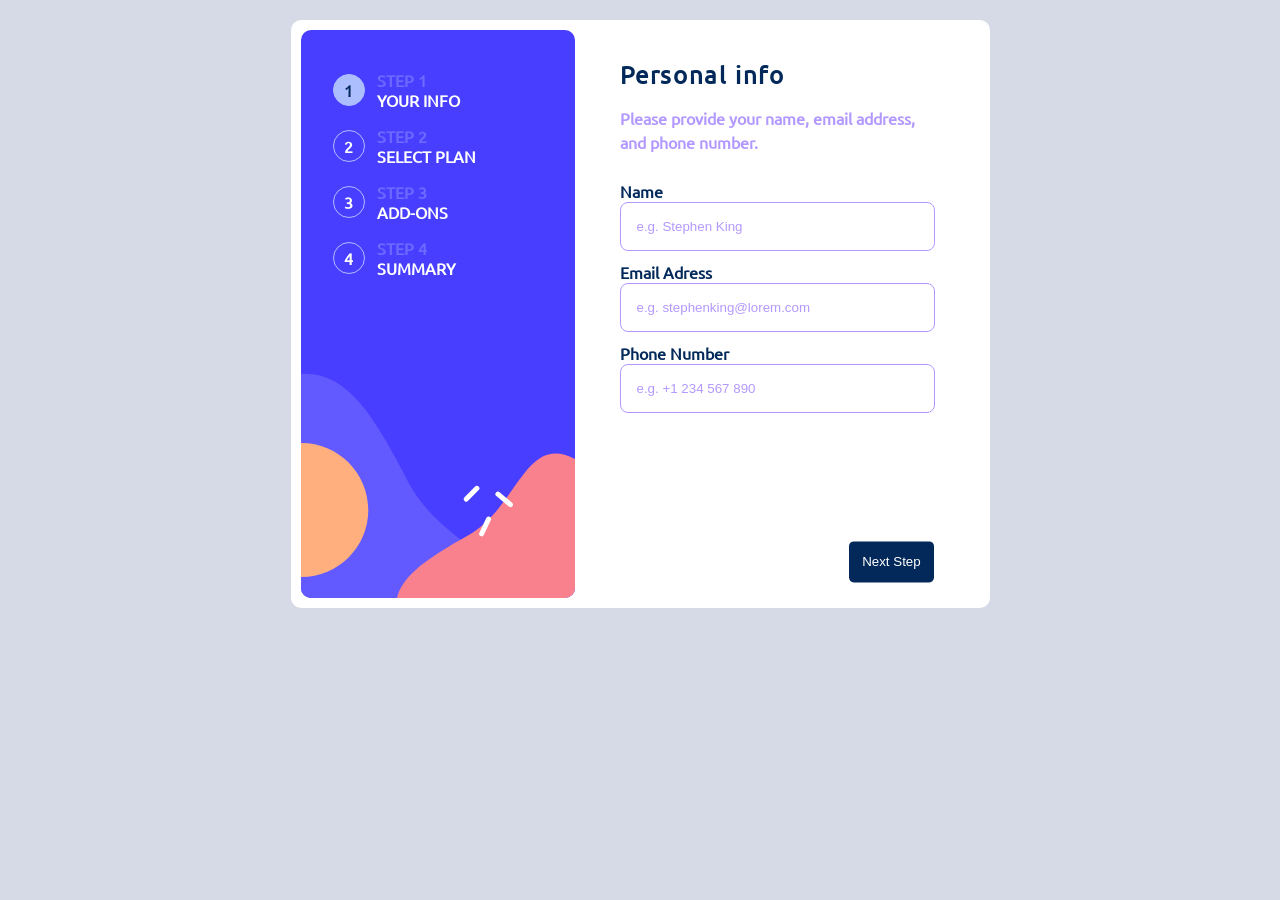
<file: index.html>
<!doctype html>
<html lang="en">
  <head>
    <meta charset="UTF-8" />
    <link rel="icon" type="image/svg+xml" href="/vite.svg" />
    <meta name="viewport" content="width=device-width, initial-scale=1.0" />
    <title>Vite + React</title>
    <script type="module" crossorigin src="./assets/index-BjZHY_76.js"></script>
    <link rel="stylesheet" crossorigin href="./assets/index-BdHwNQs8.css">
  </head>
  <body>
    <div id="root"></div>
  </body>
</html>
</file>
<file: assets/index-BdHwNQs8.css>
.wrapper-steps-info{width:345px;margin:-4rem auto;background-color:#fff;padding:30px 15px;border-radius:.5rem}.btn-steps{position:absolute;top:100%;left:50%;transform:translate(-50%,-50%)}.steps-desktop{display:none!important}@media screen and (min-width:750px){#root{display:grid;gap:30px;grid-template-columns:274px 375px;margin:20px auto;background-color:var(--White);width:max-content;padding:10px;border-radius:10px}.wrapper-steps-info{grid-column:2/3;margin:0;height:568px;position:relative;border-radius:0}.btn-steps{position:absolute;min-width:auto!important;transform:translateY(-100%);margin:0!important;top:100%;left:0}.steps-desktop{grid-column:1/2;display:flex!important}.steps-mobile{display:none!important}}@font-face{font-family:ubuntu;src:url(../fonts/Ubuntu-Regular.ttf)}.steps-mobile{width:375px;height:172px;background-image:url(../images/bg-sidebar-mobile.svg);background-repeat:no-repeat;position:sticky;display:flex;justify-content:center;padding-top:3rem;gap:1rem;font-weight:900;z-index:-1}.steps-mobile span{display:flex;justify-content:center;align-items:center;color:var(--White);padding:1rem;width:1rem;height:1rem;border:1.7px solid var(--Pastelblue);border-radius:100%}.steps-mobile.step0 :nth-child(1){background:var(--Pastelblue);color:var(--Marineblue)}.steps-mobile.step1 :nth-child(2){background:var(--Pastelblue);color:var(--Marineblue)}.steps-mobile.step2 :nth-child(3){background:var(--Pastelblue);color:var(--Marineblue)}.steps-mobile.step3 :nth-child(4),.steps-mobile.step4 :nth-child(4){background:var(--Pastelblue);color:var(--Marineblue)}@font-face{font-family:ubuntu;src:url(../fonts/Ubuntu-Regular.ttf)}.steps-desktop{width:274px;height:568px;background-image:url(../images/bg-sidebar-desktop.svg);background-repeat:no-repeat;display:flex;flex-direction:column;padding-top:2.5rem;gap:1rem;font-weight:900;padding-left:2rem}.steps-desktop div{display:flex;gap:.8rem;align-items:center;height:max-content}.steps-desktop span{display:flex;justify-content:center;align-items:center;color:var(--White);padding:15px;width:20px;height:20px;border:1.7px solid var(--Pastelblue);border-radius:100%}.steps-desktop p{color:#6c6aff}.steps-desktop strong{color:var(--White)}.steps-desktop.step0 div:nth-child(1) span{background:var(--Pastelblue);color:var(--Marineblue)}.steps-desktop.step1 div:nth-child(2) span{background:var(--Pastelblue);color:var(--Marineblue)}.steps-desktop.step2 div:nth-child(3) span{background:var(--Pastelblue);color:var(--Marineblue)}.steps-desktop.step3 div:nth-child(4) span{background:var(--Pastelblue);color:var(--Marineblue)}.steps-desktop.step4 div:nth-child(4) span{background:var(--Pastelblue);color:var(--Marineblue)}.section-step-one{display:flex;flex-wrap:wrap;gap:1rem;color:var(--Marineblue);font-weight:900}.section-step-one header{font-size:1.5rem;letter-spacing:.1rem}.section-step-one p,.section-step-one input::placeholder{color:var(--textLowOpacity);line-height:1.5rem}.section-step-one form,div{position:relative;width:100%}.section-step-one form input{padding:1rem;margin-top:2rem;width:100%;outline:none;border:1px solid var(--textLowOpacity);border-radius:.5rem}.section-step-one input:hover{border-color:var(--textHighOpacity)}.section-step-one label,.section-step-one span{position:absolute;top:.7rem}.section-step-one span{right:0;color:var(--Strawberryred)}.section-step-one span{visibility:hidden}.section-step-one .error-message{visibility:visible}.section-step-one .visible{border-color:var(--Strawberryred)}.button-change-step-one{display:flex;justify-content:flex-end;padding:1rem;background:var(--White);margin-top:8rem;min-width:100vw}.button-change-step-one :nth-child(1){border:none;padding:.8rem;color:var(--White);background-color:var(--Marineblue);border-radius:.3rem}.section-step-two{color:var(--Marineblue);display:flex;flex-wrap:wrap;gap:1rem;font-weight:900;width:100%}.section-step-two-plans{width:100%;display:flex;flex-wrap:wrap;gap:1.5rem;position:relative}.section-step-two-plans div{display:flex;width:100%;border:1px solid var(--textLowOpacity);gap:1rem;border-radius:.5rem;line-height:1.5rem}.section-step-two-plans>div>div{border:1px solid hsla(255,100%,80%);padding:.2rem;font-size:small}.section-step-two-plans>div>div:nth-child(2){position:absolute;width:100%;height:100%}.section-step-two header{font-size:1.2rem}.section-step-two>p{line-height:1.2rem}.section-step-two>p,.section-step-two span{color:var(--textLowOpacity)}.section-step-two-switch{display:flex;width:100%;justify-content:center;align-items:center;gap:1.5rem}.section-step-two .labelMonthly{text-align:end}.section-step-two .labelYearly{color:var(--textLowOpacity)}.section-step-two-switch .button-switch{background-color:var(--Marineblue);width:70px;padding:3px;border-radius:10px;display:flex;justify-content:flex-start}.section-step-two-switch .circle-switch{background-color:#fff;width:10px;height:10px;border-radius:10px}.button-change-step-two{display:flex;justify-content:space-between!important;padding:1rem;background:var(--White);margin-top:8rem;min-width:100vw}.button-change-step-two :nth-child(1){border:none;color:var(--textLowOpacity)}.button-change-step-two :nth-child(2){border:none;padding:.8rem;color:var(--White);background-color:var(--Marineblue);border-radius:.3rem}.section-step-two .yearly,.section-step-two .hidde{display:none}.section-step-two .show{display:flex}.section-step-three{color:var(--Marineblue);font-weight:900}.section-step-three header{font-size:1.5rem;margin-bottom:1rem}.section-step-three>p{color:var(--textLowOpacity);margin-bottom:1.5rem}.section-step-three-addons{display:flex;flex-wrap:wrap;gap:1rem}.section-step-three-addons div{display:flex;width:100%;column-gap:.5rem;justify-content:space-between;align-items:center;border:1px solid var(--textLowOpacity);border-radius:1rem;position:relative}.section-step-three-addons>div>div{border:1px solid hsla(255,100%,80%);padding:1rem}.section-step-three-addons>div>div:nth-child(2){position:absolute;width:100%;height:100%}.section-step-three-addons p{width:174px}.section-step-three-addons img{padding:.3rem;border-radius:.1rem;border:1px solid var(--textLowOpacity)}.section-step-three-addons strong{font-size:.8rem;color:var(--textLowOpacity)}.button-change-step-three{display:flex;justify-content:space-between!important;padding:1rem;background:var(--White);margin-top:8rem;min-width:100vw}.button-change-step-three :nth-child(1){border:none;color:var(--textLowOpacity)}.button-change-step-three :nth-child(2){border:none;padding:.8rem;color:var(--White);background-color:var(--Marineblue);border-radius:.3rem}.section-step-three .yearly,.section-step-three .hidde{display:none}.section-step-three .show{display:flex}.section-step-for{color:var(--Marineblue);font-weight:900;display:flex;flex-wrap:wrap;gap:1rem}.section-step-for header{font-size:1.5rem}.section-step-for div:first-of-type{display:flex;justify-content:space-between}.section-step-for hr{width:100%;border:1px solid var(--textLowOpacity)}.button-change-step-four{display:flex;justify-content:space-between!important;padding:1rem;background:var(--White);margin-top:8rem;min-width:100vw}.button-change-step-four :nth-child(1){border:none;color:var(--textLowOpacity)}.button-change-step-four :nth-child(2){border:none;padding:.8rem;color:var(--White);background-color:var(--Marineblue);border-radius:.3rem}.section-step-for div:nth-child(5){display:flex;justify-content:space-between;flex-wrap:wrap;gap:15px}.section-step-for div:nth-child(5)>div{display:flex;justify-content:space-between;flex-wrap:wrap}.addon-description,.total-price,.warning-text{color:var(--textLowOpacity)}.total-price-container{margin-top:20px}.total-price~p{font-size:large}.change-plan{color:var(--textLowOpacity);text-decoration:underline;cursor:pointer}.change-plan:hover{color:var(--Purplishblue)}.section-step-five{color:var(--Marineblue);font-weight:900;display:flex;flex-wrap:wrap;gap:1rem;justify-content:center;text-align:center;padding:2rem .5rem}.section-step-five span{font-size:1.5rem;width:100%}.section-step-five p{line-height:1.5rem;color:var(--textLowOpacity)}.section-step-five img{transform:scale(.7)}:root{--Marineblue: hsl(213, 96%, 18%);--Purplishblue: hsl(243, 100%, 62%);--Pastelblue: hsl(228, 100%, 84%);--Lightblue: hsl(206, 94%, 87%);--Strawberryred: hsl(354, 84%, 57%);--Coolgray: hsl(231, 11%, 63%);--Lightgray: hsl(229, 24%, 87%);--Magnolia: hsl(217, 100%, 97%);--Alabaster: hsl(231, 100%, 99%);--White: hsl(0, 0%, 100%);--textLowOpacity: hsla(255, 100%, 80%);--textHighOpacity: hsla(255, 100%, 50%)}@font-face{font-family:ubuntu;src:url(../fonts/Ubuntu-Regular.ttf)}body{font-family:ubuntu}*{margin:0;padding:0;box-sizing:border-box}body{background-color:var(--Lightgray)}
</file>
